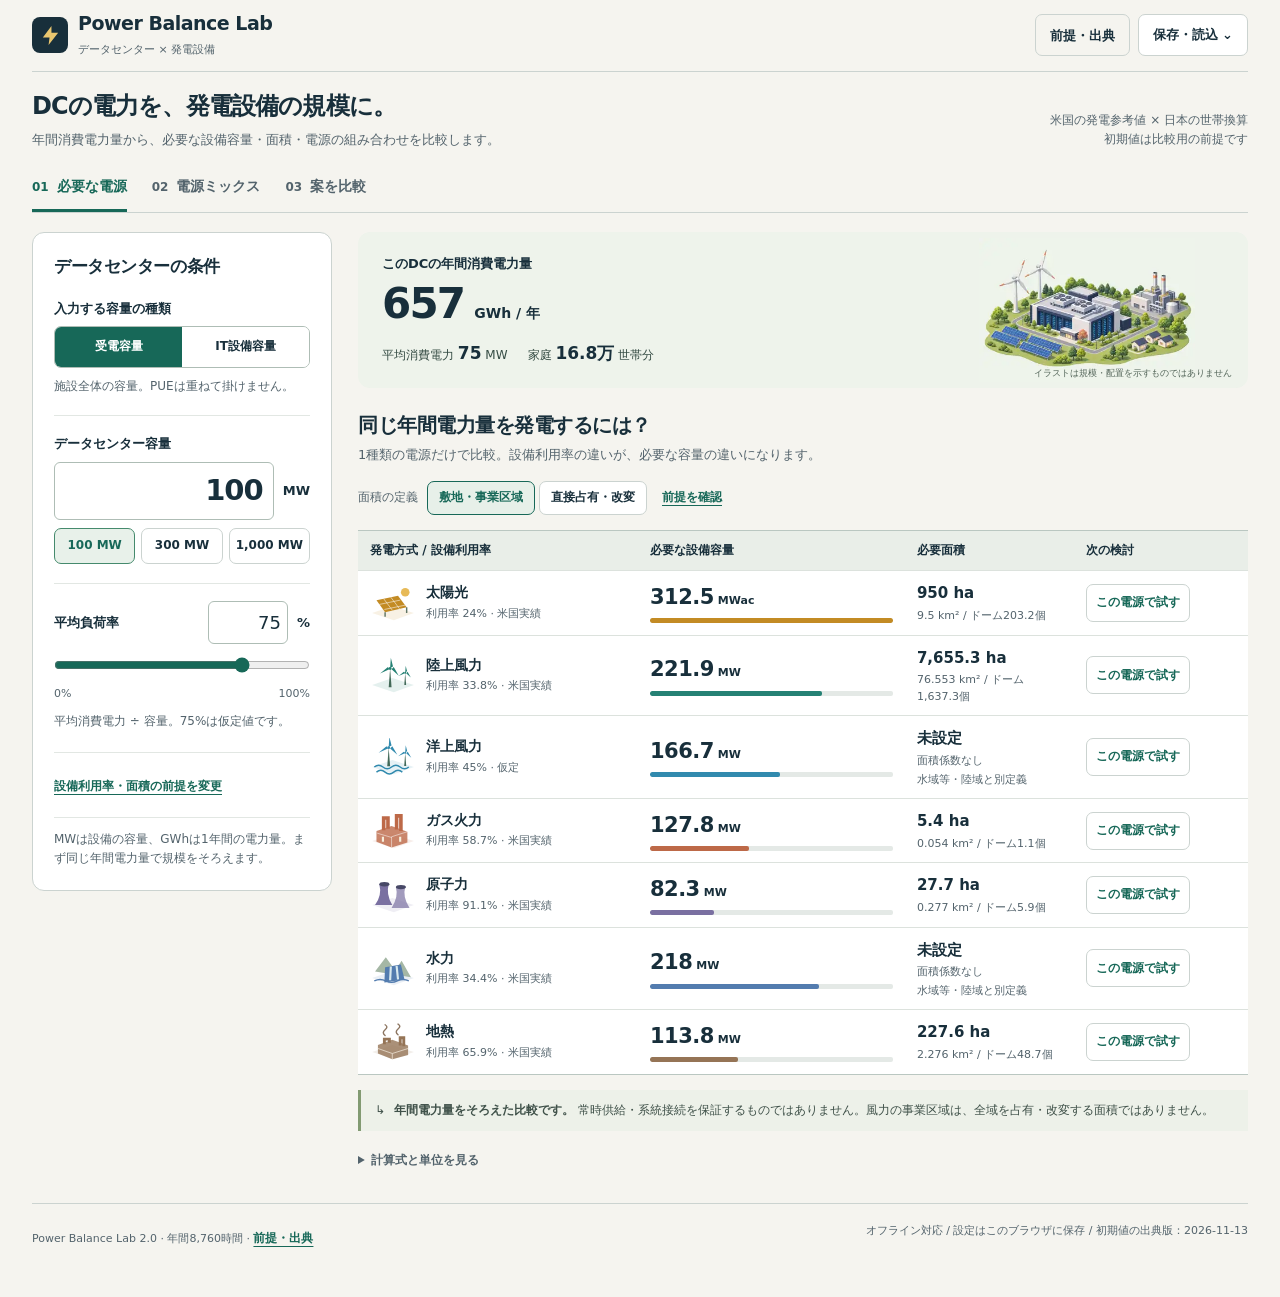
<file: power-balance-lab/index.html>
<!doctype html>
<html lang="ja">
<head>
<meta charset="utf-8">
<meta name="viewport" content="width=device-width, initial-scale=1">
<meta name="color-scheme" content="light">
<meta name="description" content="データセンターの年間消費電力量を、7種類の発電設備の必要容量・面積・家庭換算で比較。電源ミックスの逆算とA/B比較に対応。">
<title>Power Balance Lab — データセンターと発電設備を比較</title>
<link rel="stylesheet" href="./app.css">
</head>
<body>
<div class="shell">
<header class="topbar"><a class="brand" href="#" aria-label="Power Balance Labの先頭"><span class="brand-mark" aria-hidden="true"><svg viewBox="0 0 24 24" fill="none"><path d="M13 2 4 14h7l-1 8 10-13h-7z" fill="currentColor"/></svg></span><span><span class="brand-text">Power Balance Lab</span><span class="brand-version" style="display:block">データセンター × 発電設備</span></span></a><div class="toolbar"><button class="quiet source-open" data-action="sources">前提・出典</button><details class="file-menu" id="fileMenu"><summary>保存・読込 <span aria-hidden="true">⌄</span></summary><div class="menu-items"><button data-action="save" data-valid>設定を保存（JSON）</button><button data-action="import">設定を読み込む</button><button data-action="csv" data-valid>結果を書き出す（CSV）</button><button data-action="print" data-valid>印刷 / PDF保存</button><button data-action="reset" class="danger">初期状態に戻す</button></div></details></div></header>
<div class="intro"><div><h1>DCの電力を、発電設備の規模に。</h1><p>年間消費電力量から、必要な設備容量・面積・電源の組み合わせを比較します。</p></div><div class="scope">米国の発電参考値 × 日本の世帯換算<br>初期値は比較用の前提です</div></div>
<nav class="tabs" role="tablist" aria-label="検討する内容"><button class="tab" id="tab-need" role="tab" aria-selected="true" aria-controls="view-need" data-tab="need"><span class="tab-no">01</span>必要な電源</button><button class="tab" id="tab-mix" role="tab" aria-selected="false" aria-controls="view-mix" data-tab="mix" tabindex="-1"><span class="tab-no">02</span>電源ミックス</button><button class="tab" id="tab-compare" role="tab" aria-selected="false" aria-controls="view-compare" data-tab="compare" tabindex="-1"><span class="tab-no">03</span>案を比較</button></nav>
<div class="stale-banner" id="staleBanner" role="status" hidden>入力を確認してください。結果は最後の有効な条件です。保存・比較案の登録・逆算は一時停止しています。</div>
<div class="workspace">
<aside class="controls" aria-labelledby="controls-title"><h2 id="controls-title">データセンターの条件</h2>
<div class="control-group"><span class="field-label">入力する容量の種類</span><div class="segmented" role="group" aria-label="容量の種類"><button data-mode="facility" aria-pressed="true">受電容量</button><button data-mode="it" aria-pressed="false">IT設備容量</button></div><p id="modeHelp" class="hint">施設全体の容量。冷却・照明なども含みます。</p></div>
<div class="control-group"><label for="dcMW" class="field-label">データセンター容量</label><div class="input-unit"><input type="text" inputmode="decimal" id="dcMW" data-path="dcMW" aria-describedby="err-dcMW" value="100" autocomplete="off"><span>MW</span></div><p class="error" id="err-dcMW"></p><div class="presets" aria-label="DC容量の例"><button data-preset="100" aria-pressed="true">100 MW</button><button data-preset="300" aria-pressed="false">300 MW</button><button data-preset="1000" aria-pressed="false">1,000 MW</button></div></div>
<div class="control-group"><div class="load-head"><label for="dcLoad" class="field-label">平均負荷率</label><div class="input-unit"><input type="text" inputmode="decimal" id="dcLoad" data-path="load" aria-describedby="err-load" value="75" autocomplete="off"><span>%</span></div></div><p class="error" id="err-load"></p><input type="range" min="0" max="100" step="0.1" value="75" id="loadRange" aria-label="平均負荷率"><div class="range-ends"><span>0%</span><span>100%</span></div><p class="hint">平均消費電力 ÷ 容量。75%は仮定値です。</p></div>
<div class="control-group" id="pueGroup" hidden><label class="field-label" for="pue">PUE（施設全体 ÷ IT機器）</label><div class="input-unit"><input type="text" inputmode="decimal" id="pue" data-path="pue" aria-describedby="err-pue" value="1.2" autocomplete="off"><span>倍</span></div><p class="error" id="err-pue"></p><p class="hint">IT設備容量のときだけ掛けます。初期値1.2は仮定です。</p></div>
<div class="control-foot"><button class="text-button" data-action="sources">設備利用率・面積の前提を変更</button><a class="mobile-result-link" href="#results">結果へ ↓</a></div><p class="control-note">MWは設備の容量、GWhは1年間の電力量。まず同じ年間電力量で規模をそろえます。</p></aside>
<main class="content" id="results">
<section class="demand-strip" aria-label="データセンターの年間消費電力量"><div class="demand-copy"><p class="label">このDCの年間消費電力量</p><div class="demand-number"><span id="demandValue">657</span><span>GWh / 年</span></div><div class="demand-sub"><span>平均消費電力 <strong id="averageValue">75</strong> MW</span><span>家庭 <strong id="householdsValue">16.8万</strong> 世帯分</span></div></div><img class="demand-art" src="./energy-campus.webp" width="570" height="380" alt="データセンター、太陽光パネル、風車、火力発電所と住宅のイメージ"><span class="illustration-note">イラストは規模・配置を示すものではありません</span></section>
<section class="view" id="view-need" role="tabpanel" aria-labelledby="tab-need"><div class="view-head"><div><h2>同じ年間電力量を発電するには？</h2><p class="view-sub">1種類の電源だけで比較。設備利用率の違いが、必要な容量の違いになります。</p></div></div><div class="area-switch"><span class="switch-label">面積の定義</span><button data-land="total" aria-pressed="true">敷地・事業区域</button><button data-land="direct" aria-pressed="false">直接占有・改変</button><button class="text-button" data-action="sources">前提を確認</button></div><table class="results-table"><thead><tr><th scope="col">発電方式 / 設備利用率</th><th scope="col" class="capacity-col">必要な設備容量</th><th scope="col" class="area-col">必要面積</th><th scope="col">次の検討</th></tr></thead><tbody id="needBody"></tbody></table><div class="annual-note"><span aria-hidden="true">↳</span><p><strong>年間電力量をそろえた比較です。</strong> 常時供給・系統接続を保証するものではありません。風力の事業区域は、全域を占有・改変する面積ではありません。</p></div><details class="formula"><summary>計算式と単位を見る</summary><p id="formulaText"></p><p>発電量＝設備容量 × 設備利用率 × 8,760時間。太陽光は交流側容量（MWac）、他は発電出力（MW）。面積は容量 × 面積係数です。比較の棒は必要容量の相対値を表します。</p></details></section>
<section class="view" id="view-mix" role="tabpanel" aria-labelledby="tab-mix" hidden><div class="view-head"><div><h2>電源を組み合わせる</h2><p class="view-sub">容量を設定し、年間の不足分を選んだ電源で補います。</p></div><div class="actions"><button class="small-btn" data-action="reference" data-valid>参考例を読込</button><button class="small-btn" data-action="saveBaseline" data-valid>基準案Aに保存</button></div></div><div id="mixEmpty" class="empty"><h3>まずは電源を1つ選ぶ</h3><p>設備容量を入力すると、年間発電量と不足分が分かります。必要な電源の画面から、単独案を作ることもできます。</p><div class="actions" style="justify-content:center"><button data-add="solar" data-valid>太陽光を追加</button><button data-add="wind" data-valid>陸上風力を追加</button><button data-add="gas" data-valid>ガス火力を追加</button></div></div><div class="mix-layout" id="mixWorkspace" hidden><div><div class="mix-list" id="mixList"></div><div class="add-power"><select id="addSelect" aria-label="追加する電源"></select><button data-action="add" data-valid>電源を追加</button></div><p class="hint">設備容量ベースで入力。構成比は年間発電量ベースで表示します。</p></div><section class="balance" aria-labelledby="balanceTitle"><h3 id="balanceTitle">年間電力量の充足率</h3><div class="balance-number"><span id="coverageValue">0</span><small>%</small></div><p class="balance-status" id="balanceStatus"></p><div class="energy-bars"><div><div class="energy-label"><span>年間発電量</span><strong id="generationValue"></strong></div><div class="energy-bar" id="generationBar"></div></div><div><div class="energy-label"><span>DCの年間需要</span><strong id="demandBarLabel"></strong></div><div class="energy-bar"><span id="demandBar" style="--source:#304f63"></span></div></div></div><div class="legend" id="mixLegend"></div><div class="land-result"><span id="mixLandLabel">敷地・事業区域</span><strong id="mixLandValue"></strong><p id="mixLandNote"></p></div><div class="solver"><label for="solveSelect">年間の不足を補う電源</label><select id="solveSelect"></select><button class="primary" data-action="solve" data-valid>この電源の容量を逆算</button><p class="hint">他の電源は固定。選択した電源だけを変更します。供給計画の最適化ではありません。</p></div></section></div><div class="annual-note"><span aria-hidden="true">↳</span><p><strong>100%でも、常時供給できるとは限りません。</strong> この画面は年間電力量だけの比較です。時間帯別の需給、蓄電池、送電損失は計算していません。</p></div></section>
<section class="view" id="view-compare" role="tabpanel" aria-labelledby="tab-compare" hidden><div class="view-head"><div><h2>基準案と、変更した案を比べる</h2><p class="view-sub">基準案Aを固定し、現在の条件Bとの差を確認します。</p></div><div class="actions"><button class="small-btn" data-action="saveBaseline" data-valid id="baselineButton">基準案Aに保存</button></div></div><div class="empty" id="compareEmpty"><h3>現在の条件を、比較の出発点に</h3><p>基準案Aを保存してから、DCの負荷率や電源の容量を変えてみてください。Aは固定されたまま、Bだけが更新されます。</p><button class="primary" data-action="saveBaseline" data-valid>現在の条件を基準案Aに保存</button></div><div id="compareWorkspace" hidden><div class="compare-summary"><article class="scenario-box baseline"><div class="scenario-label">A / 保存した基準案</div><div class="scenario-number"><span id="aDemand"></span><small>GWh / 年</small></div><p class="scenario-meta" id="aMeta"></p><button class="text-button" data-action="restoreBaseline" data-valid>Aを現在の条件に戻す</button></article><article class="scenario-box"><div class="scenario-label">B / 現在の条件</div><div class="scenario-number"><span id="bDemand"></span><small>GWh / 年</small></div><p class="scenario-meta" id="bMeta"></p><p class="scenario-meta" style="margin-top:8px" id="scenarioDifference"></p></article></div><table class="compare-table"><thead><tr><th scope="col">指標</th><th scope="col">基準案A</th><th scope="col">現在の案B</th><th scope="col">差（B−A）</th></tr></thead><tbody id="comparisonBody"></tbody></table><div class="change-note" id="changedInputs"></div><div class="annual-note"><p>単独電源の必要容量は、それぞれのDC需要・設備利用率から計算します。ミックス発電量は、実際に設定した組み合わせの合計です。</p></div></div></section>
</main></div>
<footer class="page-foot"><div>Power Balance Lab 2.0 · 年間8,760時間 · <button class="text-button" data-action="sources">前提・出典</button></div><div>オフライン対応 / <span id="storageStatus">設定はこのブラウザに保存</span> / 初期値の出典版：2026-11-13</div></footer>
</div>
<dialog id="sourcesDialog" aria-labelledby="sourceTitle"><div class="dialog-head"><h2 id="sourceTitle">前提を確かめる・変更する</h2><button data-close="sourcesDialog">閉じる</button></div><div class="dialog-body"><p class="dialog-intro">初期値はv1から引き継いだ比較用の参考値です。米国の発電設備の実績と、日本の家庭電力消費量を組み合わせています。各案件の予測値ではありません。</p><div class="household-field"><label for="household">1世帯の年間電力消費量</label><input id="household" type="text" inputmode="decimal" data-path="household" value="3911" aria-describedby="err-household"><span>kWh / 年</span></div><p class="error" id="err-household"></p><p class="hint">初期値：3,911kWh / 世帯・年（環境省・2023年度）。</p><h3>電源別の前提</h3><p class="hint">空欄の面積係数は「未設定」。0を入力した場合のみ、面積0として計算します。設備利用率の入力範囲は0〜100%です。</p><div class="table-scroll"><table class="assumption-table"><thead><tr><th>発電方式</th><th>設備利用率<br>%</th><th>敷地・事業区域<br>ha / MW</th><th>直接占有・改変<br>ha / MW</th><th>前提の性格</th></tr></thead><tbody id="assumptionBody"></tbody></table></div><div class="dialog-help"><strong>面積の定義は同一ではありません。</strong><br>風力は事業区域と恒久的直接改変を分けています。ガス火力・原子力・地熱の「直接占有・改変」は、v1と同様に敷地値を代用しており、独立した直接占有統計ではありません。洋上風力の海域、水力の水域等はミックスの陸域合計には含めず、別表示します。</div><h3>算定方法</h3><p class="dialog-intro">施設全体の年間需要＝受電容量 × 平均負荷率 × 8,760 ÷ 1,000。IT容量の入力時だけ、さらにPUEを掛けます。発電量＝設備容量 × 設備利用率 × 8,760 ÷ 1,000。率は計算時に100で割ります。単独電源の必要容量＝DC年間需要 ÷（8.76 × 設備利用率）。世帯換算＝GWh × 1,000,000 ÷ 世帯kWh。</p><h3>出典と対象年</h3><div class="source-list" id="sourceList"></div><p class="dialog-help">年間電力量の一致は、常時供給、同一地域への送電、接続権の確保を意味しません。土地係数には送電線・燃料供給網・鉱山等のライフサイクル全体を含みません。イラストは説明用で、設備の寸法・必要台数・配置とは連動しません。</p></div></dialog>
<dialog id="confirmDialog" class="confirm-dialog" aria-labelledby="confirmTitle"><div class="dialog-body"><h2 id="confirmTitle">初期状態に戻しますか？</h2><p class="dialog-intro" style="margin-top:10px" id="confirmText">現在の条件と基準案Aを初期化します。直後に「元に戻す」で復元できます。</p><div class="actions"><button data-close="confirmDialog">キャンセル</button><button class="primary" id="confirmYes">初期化する</button></div></div></dialog>
<input type="file" id="importFile" accept=".json,application/json" hidden><div class="toast" id="toast" role="status" hidden><span id="toastMessage"></span><button id="undoButton" hidden>元に戻す</button><button class="toast-close" aria-label="通知を閉じる" id="toastClose">×</button></div><div class="sr-only" id="liveRegion" role="status" aria-live="polite" aria-atomic="true"></div>
<script src="./app.js"></script>
</body>
</html>
</file>
<file: power-balance-lab/app.css>
:root{--bg:#f5f4ef;--paper:#fff;--ink:#182f3b;--muted:#53636c;--line:#cbd3d0;--soft:#edf1ef;--green:#176858;--green-light:#e7f0e9;--blue:#216a99;--gold:#b37515;--red:#a83c28;--red-light:#fff0e9;--radius:12px;--font:"BIZ UDPGothic","BIZ UDPゴシック",Meiryo,"Hiragino Kaku Gothic ProN",system-ui,sans-serif}
*{box-sizing:border-box}body{margin:0;background:var(--bg);color:var(--ink);font:15px/1.65 var(--font);font-variant-numeric:tabular-nums}button,input,select{font:inherit;color:inherit}button,a,input,summary,select{-webkit-tap-highlight-color:transparent}button{cursor:pointer}button:disabled{cursor:not-allowed;opacity:.45}a{color:var(--green);text-underline-offset:3px}button,input,select,summary,a{-webkit-touch-callout:default}button:focus-visible,input:focus-visible,select:focus-visible,summary:focus-visible,a:focus-visible{outline:3px solid #247aa6;outline-offset:3px}h1,h2,h3,p{margin:0}h1{font-size:24px;line-height:1.45;letter-spacing:-.035em}h2{font-size:20px;line-height:1.5;letter-spacing:-.025em}h3{font-size:16px}small{font-size:12px}svg{display:block}button{border:1px solid var(--line);border-radius:7px;background:var(--paper);padding:9px 14px;font-size:13px;font-weight:700;min-height:42px;white-space:nowrap;transition:background .15s,border-color .15s}button:hover:not(:disabled){background:#edf3ee;border-color:#719987}.primary{background:var(--green);border-color:var(--green);color:#fff}.primary:hover:not(:disabled){background:#0d5548;border-color:#0d5548}.quiet{background:transparent}.danger{color:var(--red)}.small-btn{min-height:36px;padding:6px 11px;font-size:12px}.shell{width:min(1680px,100%);margin:auto;padding:0 32px 40px}.topbar{display:flex;justify-content:space-between;align-items:center;gap:20px;padding:18px 0;border-bottom:1px solid var(--line)}.brand{display:flex;align-items:center;gap:10px;color:var(--ink);text-decoration:none}.brand-mark{width:36px;height:36px;border-radius:8px;background:var(--ink);display:grid;place-items:center;color:#e9c66f}.brand-mark svg{width:23px;height:23px}.brand-text{font:750 19px/1.2 system-ui,sans-serif;letter-spacing:-.5px}.brand-version{font-size:11px;color:var(--muted);margin-top:3px}.toolbar{display:flex;align-items:center;gap:8px}.file-menu{position:relative}.file-menu>summary{list-style:none;border:1px solid var(--line);background:#fff;border-radius:7px;font-size:13px;font-weight:700;min-height:42px;padding:9px 14px;cursor:pointer;white-space:nowrap}.file-menu>summary::-webkit-details-marker{display:none}.menu-items{position:absolute;right:0;top:48px;z-index:8;background:#fff;border:1px solid var(--line);padding:8px;border-radius:9px;width:216px;box-shadow:0 10px 30px #182f3b1c;display:grid;gap:4px}.menu-items button{text-align:left;border:0}.intro{display:flex;justify-content:space-between;align-items:end;gap:20px;padding:21px 0 18px}.intro p{font-size:13px;color:var(--muted);margin-top:5px}.scope{font-size:12px;color:var(--muted);text-align:right;flex:none}.tabs{display:flex;gap:25px;border-bottom:1px solid var(--line);margin-bottom:23px}.tab{display:flex;align-items:center;gap:8px;border:0;border-bottom:3px solid transparent;border-radius:0;background:transparent;padding:10px 0 13px;font-size:14px;min-height:48px;color:var(--muted)}.tab:hover:not(:disabled){background:transparent;border-color:#9cb9aa}.tab[aria-selected=true]{color:var(--green);border-bottom-color:var(--green)}.tab-no{font:600 12px system-ui;color:inherit}.workspace{display:grid;grid-template-columns:300px minmax(0,1fr);gap:26px;align-items:start}.controls{background:#fff;border:1px solid var(--line);border-radius:var(--radius);padding:21px}.controls h2{font-size:17px;margin-bottom:18px}.control-group+.control-group{margin-top:19px;padding-top:17px;border-top:1px solid #e2e7e3}.field-label{font-size:13px;font-weight:700;display:block;margin-bottom:7px}.segmented{display:flex;gap:0;border:1px solid #aebdb5;border-radius:7px;overflow:hidden}.segmented button{border:0;border-radius:0;flex:1;font-size:12px;padding:9px 6px;min-height:40px;background:#fff}.segmented button[aria-pressed=true]{background:var(--green);color:#fff}.hint{font-size:12px;color:var(--muted);line-height:1.7;margin-top:8px}.input-unit{display:flex;align-items:center;gap:9px}.input-unit input{width:100%;min-width:0}.input-unit span{font-size:13px;font-weight:700;flex:none}input[type=text]{border:1px solid #aebdb5;border-radius:6px;background:#fff;padding:9px 10px;min-height:42px;text-align:right;font-variant-numeric:tabular-nums}input[aria-invalid=true]{border:2px solid var(--red);background:#fff8f5}#dcMW{font:650 29px/1.3 system-ui;letter-spacing:-1px}.presets{display:flex;gap:6px;margin-top:8px}.presets button{flex:1;min-height:36px;font-size:12px;padding:5px}.presets button[aria-pressed=true]{background:#e8f1ea;border-color:#458a6d;color:var(--green)}.load-head{display:flex;align-items:center;justify-content:space-between;gap:10px}.load-head label{margin:0}.load-head .input-unit{width:102px}.load-head input{padding:6px;font-size:18px}input[type=range]{width:100%;height:24px;accent-color:var(--green);cursor:pointer;margin:9px 0 0}.range-ends{display:flex;justify-content:space-between;font-size:11px;color:var(--muted)}.error{font-size:12px;color:var(--red);margin-top:5px;line-height:1.55}.error:empty{display:none}.control-foot{margin-top:20px;padding-top:17px;border-top:1px solid #e2e7e3}.text-button{padding:4px 0;min-height:34px;border:0;background:transparent!important;color:var(--green);text-decoration:underline;text-underline-offset:4px;font-size:12px;text-align:left}.control-note{font-size:12px;color:var(--muted);margin-top:13px;padding:12px 0 0;border-top:1px solid #e2e7e3}.content{min-width:0}.demand-strip{display:flex;align-items:center;justify-content:space-between;gap:14px;background:#eef3eb;border-radius:var(--radius);padding:22px 26px;margin-bottom:22px;min-height:177px;position:relative;overflow:hidden}.demand-copy{position:relative;z-index:1;min-width:0;flex:1}.demand-copy .label{font-size:13px;font-weight:700}.demand-number{font:700 42px/1.2 system-ui;letter-spacing:-1.8px;margin-top:4px;display:flex;align-items:baseline;gap:10px}.demand-number span:last-child{font:700 14px var(--font);letter-spacing:0}.demand-sub{display:flex;flex-wrap:wrap;gap:4px 20px;margin-top:10px;font-size:12px;color:#344b43}.demand-sub strong{font-size:17px;color:var(--ink)}.demand-art{width:260px;height:153px;flex:none;object-fit:contain;margin:-12px -8px -12px 0;mix-blend-mode:normal}.illustration-note{font-size:10px;color:#526458;position:absolute;right:16px;bottom:7px}.view[hidden], [hidden]{display:none!important}.view-head{display:flex;align-items:start;justify-content:space-between;gap:16px;margin-bottom:15px}.view-sub{font-size:13px;color:var(--muted);margin-top:4px}.area-switch{display:flex;flex-wrap:wrap;gap:4px;align-items:center;margin:13px 0 15px}.area-switch .switch-label{font-size:12px;color:var(--muted);margin-right:5px}.area-switch button{min-height:34px;padding:5px 11px;font-size:12px}.area-switch button[aria-pressed=true]{border-color:var(--green);background:#e7f0e9;color:var(--green)}.results-table{width:100%;border-collapse:collapse;font-size:13px;background:#fff;border-top:1px solid #bac7c1;border-bottom:1px solid #bac7c1}.results-table th{padding:10px 12px;text-align:left;background:#e9eee8;font-size:12px;font-weight:700;white-space:nowrap}.results-table td{padding:10px 12px;border-top:1px solid #dce2dd;vertical-align:middle}.results-table .capacity-col{width:30%}.results-table .area-col{width:19%}.source-name{display:flex;align-items:center;gap:10px;min-width:175px}.source-icon{width:46px;height:38px;flex:none}.source-name strong{font-size:14px;display:block;line-height:1.4}.source-name small{font-size:11px;color:var(--muted);display:block;margin-top:2px}.number{font:650 21px/1.35 system-ui;letter-spacing:-.5px;white-space:nowrap}.number small{font:600 11px var(--font);letter-spacing:0;margin-left:4px}.bar-track{height:5px;background:#e4e9e6;border-radius:2px;margin-top:7px;width:100%;overflow:hidden}.bar-track span{display:block;height:100%;background:var(--source);border-radius:2px}.area-value{font-size:15px;font-weight:700;white-space:nowrap}.subtle{font-size:11px;color:var(--muted);display:block;line-height:1.5;margin-top:2px}.row-action{font-size:12px;color:var(--green);min-height:38px;padding:6px 9px}.annual-note{display:flex;align-items:start;gap:9px;font-size:12px;color:#3f5149;background:#edf1e9;border-left:3px solid #829a72;padding:11px 14px;margin-top:15px}.annual-note strong{font-weight:700}.formula{margin-top:16px;font-size:12px;color:var(--muted)}.formula summary{cursor:pointer;padding:4px 0;font-weight:700}.formula p{padding:9px 0}.stale-banner{padding:13px 17px;border:1px solid #b8553e;border-radius:8px;background:#fff2e9;color:#8f2d20;font-size:13px;margin-bottom:17px}.is-stale{opacity:.6}.empty{border:1px dashed #9eb3a6;border-radius:var(--radius);background:#fbfcf8;padding:28px;text-align:center}.empty h3{font-size:18px}.empty p{color:var(--muted);font-size:13px;max-width:470px;margin:10px auto 18px}.actions{display:flex;gap:8px;align-items:center;flex-wrap:wrap}.mix-layout{display:grid;grid-template-columns:minmax(0,1fr) minmax(255px,.8fr);gap:20px;align-items:start}.mix-list{display:grid;gap:12px}.mix-card{background:#fff;border:1px solid var(--line);border-left:4px solid var(--source);border-radius:8px;padding:15px 17px}.mix-card-head{display:flex;align-items:center;justify-content:space-between;gap:10px}.mix-card-head .source-name{min-width:0}.remove-btn{font-size:12px;min-height:34px;padding:5px 7px;color:var(--muted)}.mix-fields{display:grid;grid-template-columns:1fr 1fr;gap:13px;margin-top:12px}.mix-fields label{font-size:12px;font-weight:700}.mix-fields .input-unit{margin-top:4px;gap:6px}.mix-fields input{width:100%;padding:8px;font-size:16px}.mix-fields .input-unit span{font-size:11px}.mix-result{border-top:1px solid #dde3de;margin-top:12px;padding-top:9px;display:flex;justify-content:space-between;gap:10px;font-size:12px;color:var(--muted)}.mix-result strong{font-size:15px;color:var(--ink)}.add-power{display:flex;gap:8px;margin:14px 0}select{min-width:0;border:1px solid #aebdb5;background:#fff;border-radius:7px;padding:9px;font-size:13px;min-height:42px}.add-power select{flex:1}.balance{background:#fff;border:1px solid var(--line);border-radius:var(--radius);padding:22px;position:sticky;top:18px}.balance h3{font-size:16px}.balance-number{font:700 41px/1.2 system-ui;letter-spacing:-1.5px;margin-top:14px}.balance-number small{font:600 14px var(--font);margin-left:4px}.balance-status{font-size:13px;font-weight:700;margin-top:7px;color:var(--green)}.balance-status.negative{color:var(--red)}.energy-bars{margin-top:20px;display:grid;gap:15px}.energy-label{display:flex;justify-content:space-between;font-size:12px;margin-bottom:6px;gap:8px}.energy-bar{height:17px;background:#e7ece8;display:flex;overflow:hidden;border-radius:3px}.energy-bar span{height:100%;display:block;background:var(--source)}.legend{display:grid;gap:5px;margin-top:11px;font-size:11px;color:var(--muted)}.legend>div{display:flex;align-items:center;gap:6px}.legend i{width:8px;height:8px;border-radius:2px;background:var(--source);flex:none}.land-result{padding:14px 0;border-top:1px solid #dce3dd;border-bottom:1px solid #dce3dd;margin-top:17px;font-size:12px}.land-result strong{font-size:20px;display:block;margin-top:3px}.land-result p{font-size:11px;color:var(--muted);margin-top:5px}.solver{margin-top:17px}.solver label{font-size:12px;font-weight:700;display:block;margin-bottom:7px}.solver select{width:100%;margin-bottom:8px}.solver button{width:100%;font-size:12px}.solver .hint{font-size:11px}.compare-summary{display:grid;grid-template-columns:1fr 1fr;gap:17px;margin-bottom:18px}.scenario-box{border-top:4px solid var(--green);background:#fff;border-bottom:1px solid var(--line);padding:20px}.scenario-box.baseline{border-top-color:#516778}.scenario-label{font-size:12px;color:var(--muted);font-weight:700}.scenario-number{font:700 31px/1.3 system-ui;margin:7px 0}.scenario-number small{font:600 12px var(--font);margin-left:5px}.scenario-meta{font-size:12px;color:var(--muted)}.compare-table{width:100%;border-collapse:collapse;background:#fff;font-size:13px}.compare-table th,.compare-table td{padding:11px 12px;border-bottom:1px solid #dce3de;text-align:right}.compare-table th{font-size:12px;background:#e9eee8}.compare-table th:first-child,.compare-table td:first-child{text-align:left}.change-note{font-size:12px;background:#edf1e9;padding:14px 16px;margin-top:16px}.change-note strong{display:block;margin-bottom:5px}.delta-plus{color:#8a4c19}.delta-minus{color:#176858}.page-foot{margin-top:28px;padding:18px 0 0;border-top:1px solid var(--line);display:flex;justify-content:space-between;gap:15px;color:var(--muted);font-size:11px}.page-foot button{font-size:12px}.sr-only{position:absolute;width:1px;height:1px;overflow:hidden;clip:rect(0,0,0,0);white-space:nowrap}.toast{position:fixed;z-index:30;bottom:22px;left:50%;transform:translateX(-50%);max-width:min(650px,calc(100% - 24px));background:#183c32;color:#fff;padding:12px 16px;border-radius:8px;box-shadow:0 5px 25px #182f3b33;display:flex;gap:14px;align-items:center;font-size:13px}.toast button{background:transparent;border-color:#85aa9a;color:#fff;min-height:32px;font-size:12px;padding:4px 8px}.toast .toast-close{border:0;min-width:32px}dialog{border:1px solid var(--line);border-radius:13px;padding:0;width:min(940px,calc(100% - 28px));max-height:90vh;color:var(--ink);background:#fbfcf9;box-shadow:0 18px 70px #0c281c40}dialog::backdrop{background:#142c3d66}.dialog-head{position:sticky;top:0;z-index:2;background:#fbfcf9;border-bottom:1px solid var(--line);display:flex;align-items:center;justify-content:space-between;gap:12px;padding:18px 24px}.dialog-head h2{font-size:19px}.dialog-body{padding:21px 24px}.dialog-body h3{margin:17px 0 9px}.dialog-body h3:first-child{margin-top:0}.dialog-intro{font-size:13px;color:var(--muted);margin-bottom:16px}.assumption-table{width:100%;border-collapse:collapse;font-size:12px}.assumption-table th{text-align:left;background:#e9eee8;padding:9px}.assumption-table td{padding:10px 8px;border-bottom:1px solid #dce3de;vertical-align:top}.assumption-table input{width:100%;min-width:74px;max-width:110px;font-size:13px;padding:7px}.assumption-table .assume-name{min-width:160px}.assumption-table .source-note{font-size:11px;max-width:250px;color:var(--muted)}.assumption-table .error{max-width:120px}.source-list{display:grid;grid-template-columns:1fr 1fr;gap:15px 23px;margin:14px 0}.source-list article{font-size:12px;border-top:1px solid var(--line);padding-top:11px}.source-list a{font-weight:700;display:block;margin-bottom:4px}.source-list p{color:var(--muted)}.dialog-help{padding:12px 14px;background:#eaf0e6;font-size:12px;margin:15px 0}.household-field{display:flex;align-items:center;gap:10px;font-size:13px;flex-wrap:wrap}.household-field input{max-width:140px}.confirm-dialog{width:min(450px,calc(100% - 28px))}.confirm-dialog .actions{justify-content:flex-end;margin-top:22px}.table-scroll{overflow-x:auto}.return-result{display:none}.mobile-result-link{display:none}.no-print{display:initial}
@media(min-width:1500px){.shell{padding-left:46px;padding-right:46px}.workspace{grid-template-columns:306px minmax(0,1fr);gap:30px}.results-table td{padding:12px 15px}.demand-art{width:304px;height:158px}.demand-number{font-size:46px}.number{font-size:24px}}
@media(max-width:1180px){.shell{padding:0 22px 28px}.workspace{grid-template-columns:274px minmax(0,1fr);gap:20px}.controls{padding:18px}.demand-strip{padding:19px}.demand-art{width:185px;height:132px;margin:0 -10px 0 0}.demand-number{font-size:35px}.demand-sub{gap:3px 14px}.source-name{min-width:145px;gap:7px}.source-icon{width:35px;height:32px}.source-name strong{font-size:12px}.results-table th,.results-table td{padding:10px 8px}.results-table .capacity-col{width:26%}.number{font-size:20px}.row-action{font-size:11px;padding:6px}.mix-layout{grid-template-columns:1fr}.balance{position:static}.scope{display:none}}
@media(max-width:900px){.workspace{grid-template-columns:240px minmax(0,1fr);gap:17px}.controls{padding:15px}.demand-art{display:none}.illustration-note{display:none}.results-table .source-icon{display:none}.source-name{min-width:115px}.results-table td{font-size:12px}.results-table .row-action{min-width:38px}.results-table .action-long{display:none}.results-table .action-short{display:inline!important}.area-value{font-size:13px}.number{font-size:18px}.compare-table{font-size:12px}.compare-table th,.compare-table td{padding:9px 7px}}
@media(max-width:700px){body{font-size:14px}.shell{padding:0 15px 25px}.topbar{padding:13px 0;gap:8px}.brand-text{font-size:17px}.brand-version{font-size:10px}.brand-mark{width:31px;height:31px}.toolbar{gap:5px}.toolbar>.source-open{display:none}.file-menu>summary{font-size:12px;padding:8px 11px;min-height:38px}.intro{padding:17px 0 14px;display:block}.intro h1{font-size:21px;line-height:1.5}.intro p{font-size:12px;margin-top:6px}.tabs{gap:0;justify-content:space-between;margin-bottom:17px}.tab{font-size:12px;gap:5px;padding:8px 1px 11px;min-height:45px}.tab-no{font-size:11px}.workspace{display:block}.controls{padding:16px;margin-bottom:16px}.controls h2{font-size:16px;margin-bottom:13px}.control-group+.control-group{margin-top:12px;padding-top:12px}.control-foot{margin-top:12px;padding-top:8px;display:flex;align-items:center;justify-content:space-between;gap:8px}.control-note{display:none}.controls .hint{font-size:11px;margin-top:5px}.control-group .field-label{font-size:12px}.segmented button{min-height:36px;font-size:12px}#dcMW{font-size:25px;min-height:43px;padding:5px 9px}.presets{margin-top:6px}.presets button{min-height:32px}.controls input[type=range]{height:18px;margin-top:6px}.range-ends{font-size:10px}.control-group .error{font-size:11px}.demand-strip{min-height:143px;padding:17px;margin-bottom:20px;gap:0}.demand-art{display:block;position:absolute;right:-23px;top:9px;width:190px;height:126px;opacity:.95}.demand-copy{flex:none;max-width:75%}.demand-copy .label{font-size:12px}.demand-number{font-size:34px;gap:7px;letter-spacing:-1.3px}.demand-number span:last-child{font-size:12px}.demand-sub{font-size:11px;display:block;margin-top:7px}.demand-sub span{display:block}.demand-sub strong{font-size:14px}.illustration-note{display:block;font-size:8px;right:8px;bottom:4px}.view-head{gap:10px;margin-bottom:12px}.view-head h2{font-size:18px}.view-sub{font-size:12px}.view-head>.actions{justify-content:flex-end}.view-head>.actions button{font-size:11px;padding:6px 8px;min-height:35px}.area-switch{margin:12px 0;gap:5px}.area-switch .switch-label{display:none}.area-switch button{font-size:11px;min-height:34px;padding:5px 9px}.results-table,.results-table tbody{display:block;border:0;background:transparent}.results-table thead{display:none}.results-table tr{display:grid;grid-template-columns:minmax(0,1fr) 98px;gap:9px 13px;background:#fff;padding:14px 14px;border:1px solid #ccd6ce;border-radius:8px;margin-bottom:10px}.results-table td{border:0;padding:0;display:block}.results-table td:nth-child(1){grid-column:1;grid-row:1}.results-table td:nth-child(2){grid-column:1;grid-row:2}.results-table td:nth-child(3){grid-column:2;grid-row:1}.results-table td:nth-child(4){grid-column:2;grid-row:2;align-self:end}.results-table .source-icon{display:block;width:38px;height:32px}.source-name{min-width:0;gap:8px}.source-name strong{font-size:13px}.source-name small{font-size:10px}.number{font-size:25px}.number small{font-size:11px}.bar-track{margin-top:5px}.area-value{font-size:14px}.area-cell:before{content:'必要面積';display:block;font-size:10px;color:var(--muted);margin-bottom:3px}.row-action{width:100%;min-height:38px;font-size:11px}.results-table .action-long{display:inline}.results-table .action-short{display:none!important}.subtle{font-size:10px}.annual-note{font-size:11px;padding:10px 12px}.formula{font-size:11px}.mix-card{padding:13px}.mix-fields{gap:10px}.mix-card-head .source-name strong{font-size:14px}.balance{padding:18px}.balance-number{font-size:36px}.mix-layout{gap:14px}.compare-summary{gap:9px}.scenario-box{padding:14px 11px}.scenario-number{font-size:26px}.scenario-number small{display:block;font-size:10px;margin:0}.scenario-label{font-size:11px}.scenario-meta{font-size:10px}.compare-table{font-size:11px}.compare-table th,.compare-table td{padding:10px 6px}.compare-table th{font-size:10px}.change-note{font-size:11px}.page-foot{font-size:10px;display:block;margin-top:22px;padding-top:12px}.page-foot>div+div{margin-top:6px}.dialog-head{padding:14px 16px}.dialog-head h2{font-size:17px}.dialog-body{padding:17px 16px}.source-list{grid-template-columns:1fr;gap:13px}.assumption-table{min-width:650px}.dialog-intro{font-size:12px}.dialog-help{font-size:11px}.toast{bottom:12px;font-size:12px;gap:9px}.return-result{display:block;font-size:11px}.mobile-result-link{display:block;font-size:11px;color:var(--green)}.empty{padding:22px 16px}.empty h3{font-size:16px}.empty p{font-size:12px}}
@media(prefers-reduced-motion:reduce){*,*:before,*:after{transition:none!important;scroll-behavior:auto!important}}
@media print{body{background:#fff}.shell{padding:0;max-width:none}.topbar,.toolbar,.tabs,.controls,.page-foot,.row-action,.actions,.solver,.add-power,.toast,.file-menu,.source-open,.area-switch,dialog,.illustration-note{display:none!important}.workspace,.mix-layout{display:block}.demand-strip{background:#eef3eb;print-color-adjust:exact}.demand-art{display:block}.results-table,.compare-table{break-inside:avoid}.view[hidden]{display:none!important}.balance{margin-top:15px;position:static}.intro{padding-top:0}.no-print{display:none!important}}

@media(min-width:701px){.topbar{padding:12px 0}.intro{padding:17px 0 14px}.tabs{margin-bottom:19px}.tab{padding-bottom:10px}.demand-strip{min-height:151px;padding:18px 24px}.demand-art{width:290px;height:144px}.illustration-note{font-size:9px}.results-table td{padding-top:10px;padding-bottom:10px}}
@media(max-width:700px){.intro p{display:none}.intro{padding:14px 0 11px}.controls .hint{font-size:11px}.demand-art{right:-5px;top:7px;width:164px;height:124px}.demand-copy{max-width:68%}.large-demand .demand-art{display:none}.large-demand .demand-copy{max-width:100%}.control-foot{margin-top:9px;padding-top:6px}.results-table .source-name small{font-size:10px}.results-table tr{gap:10px 11px}.illustration-note{font-size:8px}}
</file>
